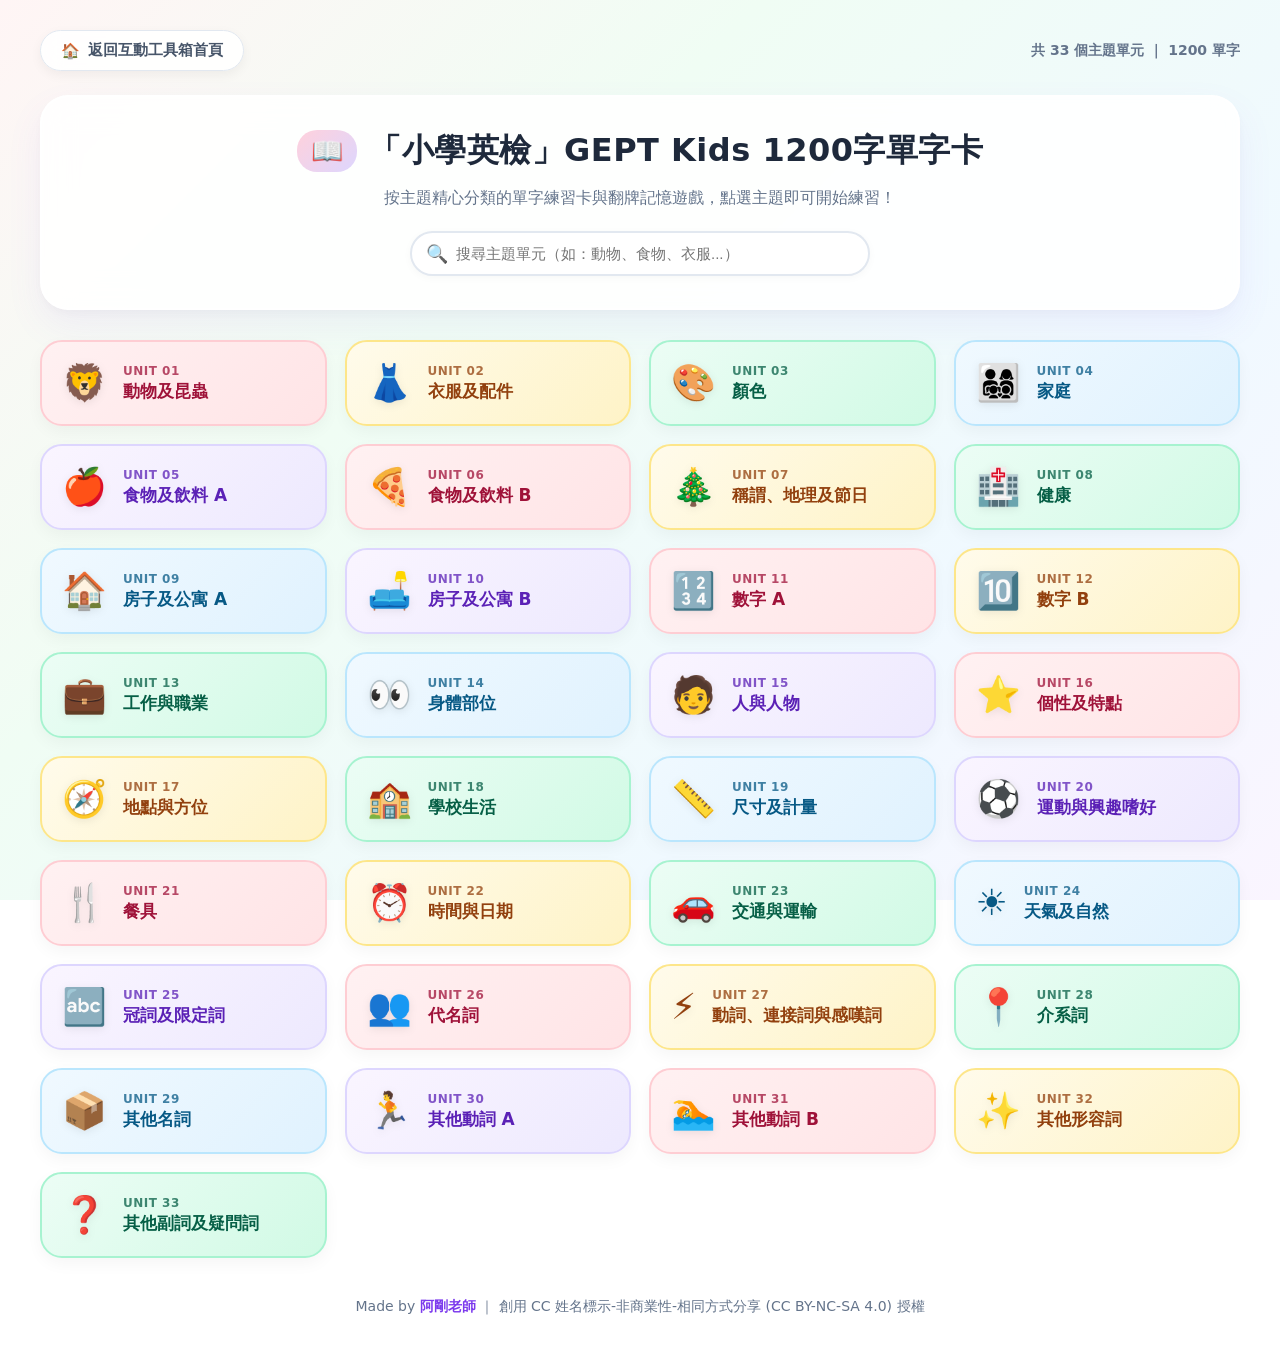
<file: tools/WEB區網互動工具(剛好系列)/www/html/國小英檢1200字單字卡/index.html>
<!DOCTYPE html>
<html lang="zh-Hant">
<head>
    <meta charset="UTF-8">
    <meta name="viewport" content="width=device-width, initial-scale=1.0">
    <title>「小學英檢」GEPT Kids 1200字單字卡 - 主題分類目錄</title>
    <style>
        :root {
            --bg-gradient: linear-gradient(135deg, #FFF5F5 0%, #F0FDF4 35%, #F0F9FF 70%, #FAF5FF 100%);
            --card-bg: rgba(255, 255, 255, 0.9);
            --text-primary: #1E293B;
            --text-secondary: #64748B;
            --font-family: system-ui, -apple-system, "Segoe UI", "Microsoft JhengHei", sans-serif;
        }

        * {
            box-sizing: border-box;
            margin: 0;
            padding: 0;
        }

        body {
            font-family: var(--font-family);
            background: var(--bg-gradient);
            background-attachment: fixed;
            color: var(--text-primary);
            min-height: 100vh;
            padding: 30px 20px 50px;
            display: flex;
            flex-direction: column;
            align-items: center;
        }

        /* 頂部導覽與返回首頁按鈕 */
        .top-nav {
            width: 100%;
            max-width: 1200px;
            display: flex;
            justify-content: space-between;
            align-items: center;
            margin-bottom: 24px;
        }

        .back-home-btn {
            background: rgba(255, 255, 255, 0.9);
            backdrop-filter: blur(10px);
            color: #475569;
            text-decoration: none;
            font-size: 15px;
            font-weight: 700;
            padding: 10px 20px;
            border-radius: 24px;
            border: 1.5px solid #E2E8F0;
            box-shadow: 0 4px 12px rgba(0, 0, 0, 0.05);
            transition: all 0.25s cubic-bezier(0.34, 1.56, 0.64, 1);
            display: inline-flex;
            align-items: center;
            gap: 8px;
        }

        .back-home-btn:hover {
            background: #FFFFFF;
            color: #7C3AED;
            border-color: #DDD6FE;
            transform: translateY(-2px);
            box-shadow: 0 8px 20px rgba(139, 92, 246, 0.2);
        }

        /* 主標題區域 */
        .header-card {
            background: rgba(255, 255, 255, 0.88);
            backdrop-filter: blur(16px);
            -webkit-backdrop-filter: blur(16px);
            border-radius: 28px;
            border: 2px solid rgba(255, 255, 255, 0.95);
            box-shadow: 0 16px 36px rgba(139, 92, 246, 0.08), 0 4px 12px rgba(0,0,0,0.03);
            padding: 32px 40px;
            text-align: center;
            max-width: 1200px;
            width: 100%;
            margin-bottom: 30px;
        }

        .header-card h1 {
            font-size: 32px;
            font-weight: 900;
            color: #1E293B;
            letter-spacing: 0.5px;
            display: flex;
            align-items: center;
            justify-content: center;
            gap: 12px;
            margin-bottom: 12px;
        }

        .header-card h1 .badge {
            background: linear-gradient(135deg, #FFD1DC, #DDD6FE);
            font-size: 26px;
            padding: 6px 14px;
            border-radius: 20px;
        }

        .header-desc {
            color: var(--text-secondary);
            font-size: 16px;
            line-height: 1.6;
            margin-bottom: 20px;
        }

        /* 搜尋過濾器 */
        .search-container {
            max-width: 460px;
            margin: 0 auto;
            position: relative;
        }

        .search-input {
            width: 100%;
            padding: 12px 20px 12px 44px;
            font-size: 15px;
            border: 2px solid #E2E8F0;
            border-radius: 24px;
            outline: none;
            background: #FFFFFF;
            transition: all 0.25s ease;
            box-shadow: 0 2px 8px rgba(0,0,0,0.03);
        }

        .search-input:focus {
            border-color: #8B5CF6;
            box-shadow: 0 0 0 4px rgba(139, 92, 246, 0.15);
        }

        .search-icon {
            position: absolute;
            left: 16px;
            top: 50%;
            transform: translateY(-50%);
            font-size: 18px;
            color: #94A3B8;
        }

        /* 主題卡片網格 */
        .unit-grid {
            display: grid;
            grid-template-columns: repeat(auto-fill, minmax(250px, 1fr));
            gap: 18px;
            max-width: 1200px;
            width: 100%;
            margin-bottom: 40px;
        }

        .unit-card {
            border-radius: 22px;
            padding: 20px;
            text-decoration: none;
            display: flex;
            align-items: center;
            gap: 16px;
            border: 2px solid transparent;
            box-shadow: 0 6px 16px rgba(0, 0, 0, 0.04);
            transition: all 0.3s cubic-bezier(0.34, 1.56, 0.64, 1);
            position: relative;
            overflow: hidden;
        }

        .unit-card:hover {
            transform: translateY(-6px) scale(1.02);
            box-shadow: 0 14px 28px rgba(0, 0, 0, 0.09);
        }

        /* 馬卡龍色彩輪替 */
        .color-pink { background: linear-gradient(135deg, #FFF1F2, #FFE4E6); border-color: #FECDD3; color: #9F1239; }
        .color-pink:hover { border-color: #FDA4AF; box-shadow: 0 14px 28px rgba(244, 63, 94, 0.2); }

        .color-orange { background: linear-gradient(135deg, #FFFBEB, #FEF3C7); border-color: #FDE68A; color: #92400E; }
        .color-orange:hover { border-color: #FCD34D; box-shadow: 0 14px 28px rgba(245, 158, 11, 0.2); }

        .color-mint { background: linear-gradient(135deg, #ECFDF5, #D1FAE5); border-color: #A7F3D0; color: #065F46; }
        .color-mint:hover { border-color: #6EE7B7; box-shadow: 0 14px 28px rgba(16, 185, 129, 0.2); }

        .color-blue { background: linear-gradient(135deg, #F0F9FF, #E0F2FE); border-color: #BAE6FD; color: #075985; }
        .color-blue:hover { border-color: #7DD3FC; box-shadow: 0 14px 28px rgba(14, 165, 233, 0.2); }

        .color-purple { background: linear-gradient(135deg, #FAF5FF, #EDE9FE); border-color: #DDD6FE; color: #5B21B6; }
        .color-purple:hover { border-color: #C4B5FD; box-shadow: 0 14px 28px rgba(139, 92, 246, 0.2); }

        .unit-icon {
            font-size: 36px;
            flex-shrink: 0;
            filter: drop-shadow(0 2px 4px rgba(0,0,0,0.08));
        }

        .unit-info {
            flex: 1;
        }

        .unit-number {
            font-size: 12px;
            font-weight: 800;
            opacity: 0.75;
            letter-spacing: 0.5px;
            margin-bottom: 2px;
        }

        .unit-title {
            font-size: 17px;
            font-weight: 800;
            line-height: 1.3;
        }

        /* 頁尾 */
        .footer {
            margin-top: auto;
            color: var(--text-secondary);
            font-size: 14px;
            text-align: center;
        }

        .footer a {
            color: #7C3AED;
            text-decoration: none;
            font-weight: 700;
        }

        .footer a:hover {
            text-decoration: underline;
        }
    </style>
</head>
<body>
    <div class="top-nav">
        <a href="../../index.html" class="back-home-btn">
            <span>🏠</span> 返回互動工具箱首頁
        </a>
        <div style="font-size: 14px; font-weight: 700; color: #64748B;">
            共 33 個主題單元 ｜ 1200 單字
        </div>
    </div>

    <div class="header-card">
        <h1>
            <span class="badge">📖</span>
            <span>「小學英檢」GEPT Kids 1200字單字卡</span>
        </h1>
        <p class="header-desc">按主題精心分類的單字練習卡與翻牌記憶遊戲，點選主題即可開始練習！</p>
        
        <div class="search-container">
            <span class="search-icon">🔍</span>
            <input type="text" id="searchInput" class="search-input" placeholder="搜尋主題單元（如：動物、食物、衣服...）" oninput="filterUnits()">
        </div>
    </div>

    <div class="unit-grid" id="unitGrid">
        <a class="unit-card color-pink" href="01動物及昆蟲.html" target="_blank"><div class="unit-icon">🦁</div><div class="unit-info"><div class="unit-number">UNIT 01</div><div class="unit-title">動物及昆蟲</div></div></a>
        <a class="unit-card color-orange" href="02衣服及配件.html" target="_blank"><div class="unit-icon">👗</div><div class="unit-info"><div class="unit-number">UNIT 02</div><div class="unit-title">衣服及配件</div></div></a>
        <a class="unit-card color-mint" href="03顏色.html" target="_blank"><div class="unit-icon">🎨</div><div class="unit-info"><div class="unit-number">UNIT 03</div><div class="unit-title">顏色</div></div></a>
        <a class="unit-card color-blue" href="04家庭.html" target="_blank"><div class="unit-icon">👨‍👩‍👧‍👦</div><div class="unit-info"><div class="unit-number">UNIT 04</div><div class="unit-title">家庭</div></div></a>
        <a class="unit-card color-purple" href="05食物及飲料a.html" target="_blank"><div class="unit-icon">🍎</div><div class="unit-info"><div class="unit-number">UNIT 05</div><div class="unit-title">食物及飲料 A</div></div></a>
        <a class="unit-card color-pink" href="06食物及飲料b.html" target="_blank"><div class="unit-icon">🍕</div><div class="unit-info"><div class="unit-number">UNIT 06</div><div class="unit-title">食物及飲料 B</div></div></a>
        <a class="unit-card color-orange" href="07稱謂、地理名詞及節日.html" target="_blank"><div class="unit-icon">🎄</div><div class="unit-info"><div class="unit-number">UNIT 07</div><div class="unit-title">稱謂、地理及節日</div></div></a>
        <a class="unit-card color-mint" href="08健康.html" target="_blank"><div class="unit-icon">🏥</div><div class="unit-info"><div class="unit-number">UNIT 08</div><div class="unit-title">健康</div></div></a>
        <a class="unit-card color-blue" href="09房子及公寓a.html" target="_blank"><div class="unit-icon">🏠</div><div class="unit-info"><div class="unit-number">UNIT 09</div><div class="unit-title">房子及公寓 A</div></div></a>
        <a class="unit-card color-purple" href="10房子及公寓b.html" target="_blank"><div class="unit-icon">🛋️</div><div class="unit-info"><div class="unit-number">UNIT 10</div><div class="unit-title">房子及公寓 B</div></div></a>
        <a class="unit-card color-pink" href="11數字a.html" target="_blank"><div class="unit-icon">🔢</div><div class="unit-info"><div class="unit-number">UNIT 11</div><div class="unit-title">數字 A</div></div></a>
        <a class="unit-card color-orange" href="12數字b.html" target="_blank"><div class="unit-icon">🔟</div><div class="unit-info"><div class="unit-number">UNIT 12</div><div class="unit-title">數字 B</div></div></a>
        <a class="unit-card color-mint" href="13工作.html" target="_blank"><div class="unit-icon">💼</div><div class="unit-info"><div class="unit-number">UNIT 13</div><div class="unit-title">工作與職業</div></div></a>
        <a class="unit-card color-blue" href="14身體部位.html" target="_blank"><div class="unit-icon">👀</div><div class="unit-info"><div class="unit-number">UNIT 14</div><div class="unit-title">身體部位</div></div></a>
        <a class="unit-card color-purple" href="15人.html" target="_blank"><div class="unit-icon">🧑</div><div class="unit-info"><div class="unit-number">UNIT 15</div><div class="unit-title">人與人物</div></div></a>
        <a class="unit-card color-pink" href="16個性及特點.html" target="_blank"><div class="unit-icon">⭐</div><div class="unit-info"><div class="unit-number">UNIT 16</div><div class="unit-title">個性及特點</div></div></a>
        <a class="unit-card color-orange" href="17地點方位.html" target="_blank"><div class="unit-icon">🧭</div><div class="unit-info"><div class="unit-number">UNIT 17</div><div class="unit-title">地點與方位</div></div></a>
        <a class="unit-card color-mint" href="18學校.html" target="_blank"><div class="unit-icon">🏫</div><div class="unit-info"><div class="unit-number">UNIT 18</div><div class="unit-title">學校生活</div></div></a>
        <a class="unit-card color-blue" href="19尺寸及計量.html" target="_blank"><div class="unit-icon">📏</div><div class="unit-info"><div class="unit-number">UNIT 19</div><div class="unit-title">尺寸及計量</div></div></a>
        <a class="unit-card color-purple" href="20運動、興趣及嗜好.html" target="_blank"><div class="unit-icon">⚽</div><div class="unit-info"><div class="unit-number">UNIT 20</div><div class="unit-title">運動與興趣嗜好</div></div></a>
        <a class="unit-card color-pink" href="21餐具.html" target="_blank"><div class="unit-icon">🍴</div><div class="unit-info"><div class="unit-number">UNIT 21</div><div class="unit-title">餐具</div></div></a>
        <a class="unit-card color-orange" href="22時間.html" target="_blank"><div class="unit-icon">⏰</div><div class="unit-info"><div class="unit-number">UNIT 22</div><div class="unit-title">時間與日期</div></div></a>
        <a class="unit-card color-mint" href="23運輸.html" target="_blank"><div class="unit-icon">🚗</div><div class="unit-info"><div class="unit-number">UNIT 23</div><div class="unit-title">交通與運輸</div></div></a>
        <a class="unit-card color-blue" href="24天氣及自然.html" target="_blank"><div class="unit-icon">☀️</div><div class="unit-info"><div class="unit-number">UNIT 24</div><div class="unit-title">天氣及自然</div></div></a>
        <a class="unit-card color-purple" href="25冠詞及限定詞.html" target="_blank"><div class="unit-icon">🔤</div><div class="unit-info"><div class="unit-number">UNIT 25</div><div class="unit-title">冠詞及限定詞</div></div></a>
        <a class="unit-card color-pink" href="26代名詞.html" target="_blank"><div class="unit-icon">👥</div><div class="unit-info"><div class="unit-number">UNIT 26</div><div class="unit-title">代名詞</div></div></a>
        <a class="unit-card color-orange" href="27-Be動詞、助動詞、連接詞及感嘆詞.html" target="_blank"><div class="unit-icon">⚡</div><div class="unit-info"><div class="unit-number">UNIT 27</div><div class="unit-title">動詞、連接詞與感嘆詞</div></div></a>
        <a class="unit-card color-mint" href="28介系詞.html" target="_blank"><div class="unit-icon">📍</div><div class="unit-info"><div class="unit-number">UNIT 28</div><div class="unit-title">介系詞</div></div></a>
        <a class="unit-card color-blue" href="29其他名詞.html" target="_blank"><div class="unit-icon">📦</div><div class="unit-info"><div class="unit-number">UNIT 29</div><div class="unit-title">其他名詞</div></div></a>
        <a class="unit-card color-purple" href="30其他動詞a.html" target="_blank"><div class="unit-icon">🏃</div><div class="unit-info"><div class="unit-number">UNIT 30</div><div class="unit-title">其他動詞 A</div></div></a>
        <a class="unit-card color-pink" href="31其他動詞b.html" target="_blank"><div class="unit-icon">🏊</div><div class="unit-info"><div class="unit-number">UNIT 31</div><div class="unit-title">其他動詞 B</div></div></a>
        <a class="unit-card color-orange" href="32其他形容詞.html" target="_blank"><div class="unit-icon">✨</div><div class="unit-info"><div class="unit-number">UNIT 32</div><div class="unit-title">其他形容詞</div></div></a>
        <a class="unit-card color-mint" href="33其他副詞及疑問詞.html" target="_blank"><div class="unit-icon">❓</div><div class="unit-info"><div class="unit-number">UNIT 33</div><div class="unit-title">其他副詞及疑問詞</div></div></a>
    </div>

    <div class="footer">
        Made by <a href="https://kentxchang.blogspot.tw" target="_blank">阿剛老師</a> ｜ 創用 CC 姓名標示-非商業性-相同方式分享 (CC BY-NC-SA 4.0) 授權
    </div>

    <script>
        function filterUnits() {
            const query = document.getElementById('searchInput').value.trim().toLowerCase();
            const cards = document.querySelectorAll('.unit-card');
            cards.forEach(card => {
                const text = card.textContent.toLowerCase();
                if (text.includes(query)) {
                    card.style.display = 'flex';
                } else {
                    card.style.display = 'none';
                }
            });
        }
    </script>
</body>
</html>
</file>
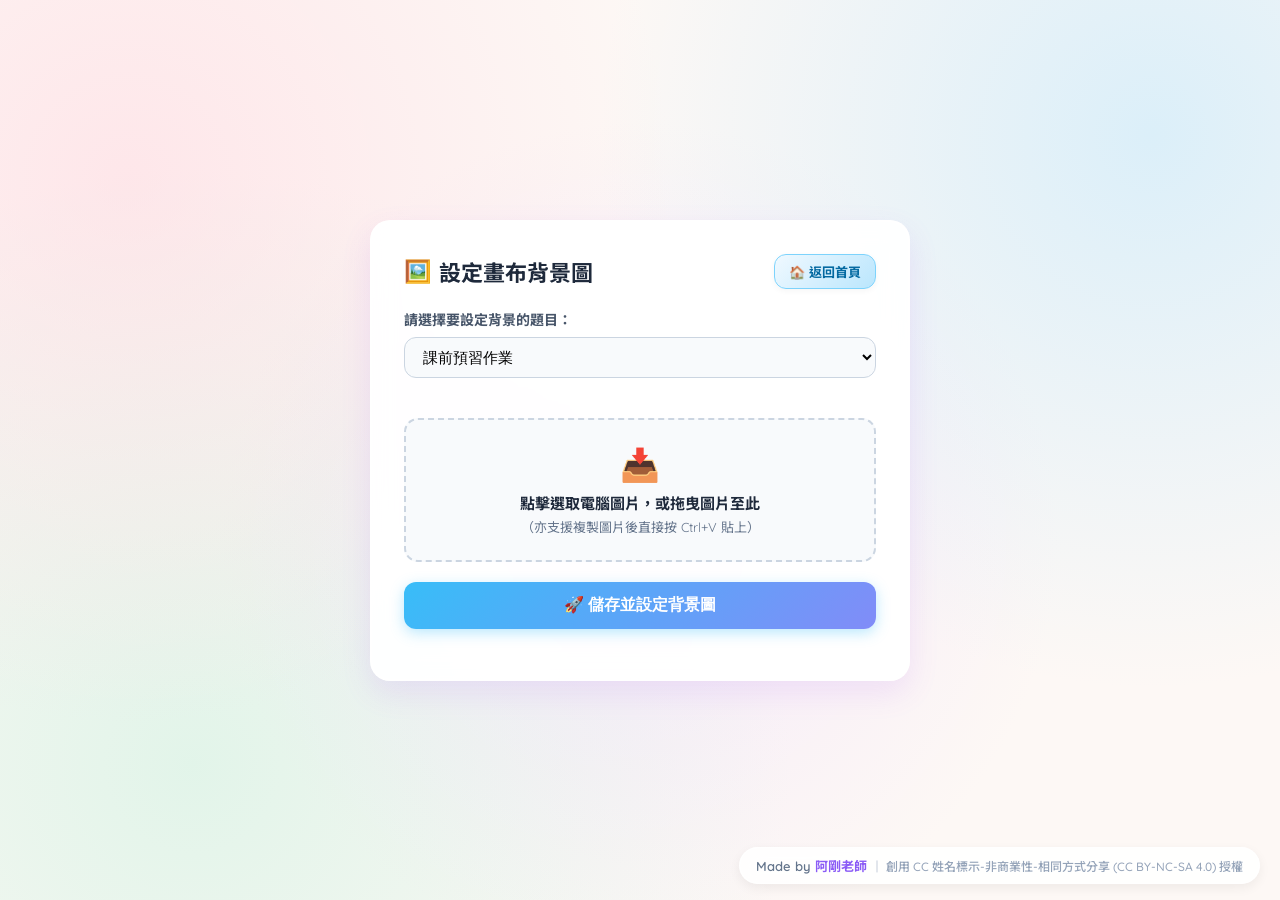
<file: tools/WEB區網互動工具(剛好系列)/www/教師設定背景圖工具.html>
<!DOCTYPE html>
<html lang="zh-TW">
<head>
  <meta charset="UTF-8">
  <meta name="viewport" content="width=device-width, initial-scale=1.0">
  <title>教師設定即時畫布背景圖工具</title>
  <style>
    @import url('https://fonts.googleapis.com/css2?family=Quicksand:wght@600;700&family=Noto+Sans+TC:wght@400;500;700&display=swap');

    * { box-sizing: border-box; }

    body {
      font-family: 'Quicksand', 'Noto Sans TC', -apple-system, sans-serif;
      background-color: #FDF8F5;
      background-image: 
        radial-gradient(circle at 10% 20%, rgba(255, 209, 220, 0.45) 0%, transparent 40%),
        radial-gradient(circle at 90% 15%, rgba(186, 230, 253, 0.5) 0%, transparent 40%),
        radial-gradient(circle at 50% 60%, rgba(233, 213, 255, 0.4) 0%, transparent 50%),
        radial-gradient(circle at 15% 85%, rgba(193, 240, 219, 0.45) 0%, transparent 45%);
      background-attachment: fixed;
      color: #334155;
      margin: 0;
      padding: 20px;
      display: flex;
      align-items: center;
      justify-content: center;
      min-height: 100vh;
      flex-direction: column;
    }

    .container {
      width: 100%;
      max-width: 540px;
      background: rgba(255, 255, 255, 0.95);
      backdrop-filter: blur(12px);
      -webkit-backdrop-filter: blur(12px);
      border-radius: 20px;
      box-shadow: 0 12px 30px rgba(168, 85, 247, 0.12);
      border: 2px solid rgba(255, 255, 255, 0.9);
      padding: 32px;
      position: relative;
    }

    .header-bar {
      display: flex;
      justify-content: space-between;
      align-items: center;
      margin-bottom: 20px;
    }

    h1 {
      margin: 0;
      font-size: 22px;
      font-weight: 700;
      color: #1e293b;
      display: flex;
      align-items: center;
      gap: 8px;
    }

    .btn-home {
      padding: 7px 14px;
      background: linear-gradient(135deg, #F0F9FF, #BAE6FD);
      color: #0369A1;
      border: 1.5px solid #7DD3FC;
      border-radius: 12px;
      font-weight: 700;
      font-size: 13px;
      text-decoration: none;
      box-shadow: 0 2px 6px rgba(0,0,0,0.04);
      transition: transform 0.2s;
    }
    .btn-home:hover {
      transform: translateY(-2px);
    }

    label {
      font-weight: 700;
      margin-bottom: 8px;
      display: block;
      color: #475569;
      font-size: 14px;
    }

    select {
      width: 100%;
      padding: 10px 14px;
      font-size: 15px;
      margin-bottom: 20px;
      border: 1.5px solid #cbd5e1;
      border-radius: 12px;
      outline: none;
      background: #f8fafc;
      transition: border-color 0.2s;
    }
    select:focus {
      border-color: #38bdf8;
      background: #fff;
    }

    #pasteArea {
      padding: 24px;
      border: 2px dashed #cbd5e1;
      text-align: center;
      color: #64748b;
      border-radius: 14px;
      cursor: pointer;
      margin-bottom: 20px;
      background: #f8fafc;
      transition: all 0.2s;
    }
    #pasteArea:hover, #pasteArea:focus {
      outline: none;
      border-color: #38bdf8;
      background: #f0f9ff;
    }

    #preview {
      text-align: center;
      margin-bottom: 20px;
    }
    #preview img {
      max-width: 100%;
      max-height: 240px;
      border-radius: 10px;
      box-shadow: 0 4px 12px rgba(0,0,0,0.08);
      border: 1px solid #e2e8f0;
    }

    button#setButton {
      width: 100%;
      padding: 13px;
      font-size: 16px;
      font-weight: 700;
      background: linear-gradient(135deg, #38BDF8, #818CF8);
      border: none;
      border-radius: 12px;
      color: #fff;
      cursor: pointer;
      box-shadow: 0 4px 14px rgba(56, 189, 248, 0.35);
      transition: all 0.2s;
    }
    button#setButton:hover {
      transform: translateY(-2px);
      box-shadow: 0 6px 18px rgba(56, 189, 248, 0.45);
    }
    button#setButton:active {
      transform: translateY(1px);
    }

    #status {
      text-align: center;
      margin-top: 18px;
      font-size: 15px;
      font-weight: 700;
    }

    .footer-text {
      position: fixed;
      bottom: 16px;
      right: 20px;
      background: rgba(255, 255, 255, 0.9);
      backdrop-filter: blur(8px);
      -webkit-backdrop-filter: blur(8px);
      padding: 8px 16px;
      border-radius: 20px;
      font-size: 13px;
      font-weight: 600;
      color: #64748B;
      z-index: 1200;
      box-shadow: 0 4px 12px rgba(0,0,0,0.06);
      border: 1px solid rgba(255, 255, 255, 0.8);
    }
    .footer-text a {
      color: #8B5CF6;
      text-decoration: none;
      font-weight: 700;
    }
    .footer-text .cc-license {
      color: #94A3B8;
      font-size: 12px;
      font-weight: 500;
    }
  </style>
</head>
<body>
  <div class="container">
    <div class="header-bar">
      <h1><span>🖼️</span> 設定畫布背景圖</h1>
      <a href="index.html" class="btn-home">🏠 返回首頁</a>
    </div>

    <label for="questionSelect">請選擇要設定背景的題目：</label>
    <select id="questionSelect"></select>

    <div id="preview"></div>

    <!-- 點擊選取、拖曳與快捷貼上三合一區域 -->
    <div id="pasteArea" tabindex="0" onclick="document.getElementById('fileInput').click()">
      <div style="font-size:32px; margin-bottom:8px;">📥</div>
      <div style="font-weight:bold; font-size:15px; color:#1e293b; margin-bottom:4px;">點擊選取電腦圖片，或拖曳圖片至此</div>
      <div style="font-size:13px; color:#64748b;">（亦支援複製圖片後直接按 Ctrl+V 貼上）</div>
    </div>
    <input type="file" id="fileInput" accept="image/*" style="display:none;">

    <button id="setButton">🚀 儲存並設定背景圖</button>
    <div id="status"></div>
  </div>

  <div class="footer-text">
    Made by <a href="https://kentxchang.blogspot.tw" target="_blank" rel="noopener noreferrer">阿剛老師</a>
    <span class="cc-license"> ｜ 創用 CC 姓名標示-非商業性-相同方式分享 (CC BY-NC-SA 4.0) 授權</span>
  </div>

  <script>
    let currentImageFile = null;
    const previewDiv = document.getElementById("preview");
    const statusDiv = document.getElementById("status");
    const setButton = document.getElementById("setButton");
    const fileInput = document.getElementById("fileInput");
    const pasteArea = document.getElementById("pasteArea");

    // 動態載入題號清單
    function loadQuestions() {
      fetch('questions.txt?t=' + new Date().getTime())
        .then(r => r.ok ? r.text() : '')
        .then(text => {
          const sel = document.getElementById('questionSelect');
          if (!sel) return;
          const questions = text.split(/\r?\n/).map(q => q.trim()).filter(Boolean);
          if (questions.length > 0) {
            sel.innerHTML = '';
            questions.forEach(q => {
              const opt = document.createElement('option');
              opt.value = q;
              opt.textContent = q;
              sel.appendChild(opt);
            });
          } else {
            sel.innerHTML = `
              <option value="問題1">問題1</option>
              <option value="問題2">問題2</option>
              <option value="問題3">問題3</option>
              <option value="問題4">問題4</option>
              <option value="問題5">問題5</option>
            `;
          }
        }).catch(() => {});
    }
    document.addEventListener('DOMContentLoaded', loadQuestions);

    // 處理圖片檔案預覽
    function handleSelectedFile(file) {
      if (!file || !file.type.startsWith("image/")) {
        alert("請選取正確的圖片格式（PNG/JPG/GIF）！");
        return;
      }
      currentImageFile = file;
      const reader = new FileReader();
      reader.onload = function(event) {
        previewDiv.innerHTML = `<img src="${event.target.result}" alt="預覽圖片">`;
      };
      reader.readAsDataURL(file);
    }

    // 本機檔案選取
    fileInput.addEventListener("change", function(e) {
      if (this.files && this.files[0]) {
        handleSelectedFile(this.files[0]);
      }
    });

    // 拖曳上傳
    pasteArea.addEventListener("dragover", function(e) {
      e.preventDefault();
      pasteArea.style.borderColor = "#38bdf8";
      pasteArea.style.background = "#f0f9ff";
    });

    pasteArea.addEventListener("dragleave", function(e) {
      e.preventDefault();
      pasteArea.style.borderColor = "#cbd5e1";
      pasteArea.style.background = "#f8fafc";
    });

    pasteArea.addEventListener("drop", function(e) {
      e.preventDefault();
      pasteArea.style.borderColor = "#cbd5e1";
      pasteArea.style.background = "#f8fafc";
      if (e.dataTransfer && e.dataTransfer.files && e.dataTransfer.files[0]) {
        handleSelectedFile(e.dataTransfer.files[0]);
      }
    });

    // 鍵盤 Ctrl+V 貼上事件
    document.body.addEventListener("paste", function(e) {
      e.preventDefault();
      const items = (e.clipboardData || window.clipboardData).items;
      for (let i = 0; i < items.length; i++) {
        if (items[i].kind === "file") {
          const blob = items[i].getAsFile();
          if (blob && blob.type.startsWith("image/")) {
            handleSelectedFile(blob);
            break;
          }
        }
      }
    });

    // 設定背景圖按鈕
    setButton.addEventListener("click", function() {
      statusDiv.innerText = "";
      if (!currentImageFile) {
        alert("請先選取圖片檔案或按 Ctrl+V 貼上圖片！");
        return;
      }
      const questionSelect = document.getElementById("questionSelect");
      const question = questionSelect.value;
      const qNum = question.replace("問題", "").trim();
      const fileName = (question === "問題1" || qNum === "1") ? "q1.jpg" : "q" + qNum + ".png";

      const formData = new FormData();
      formData.append("question", question);
      const newFile = new File([currentImageFile], fileName, { type: currentImageFile.type });
      formData.append("file", newFile);

      setButton.disabled = true;
      statusDiv.style.color = "#0369a1";
      statusDiv.innerText = "背景圖上傳中，請稍候...";

      fetch("/setBg", {
        method: "POST",
        body: formData
      })
      .then(response => response.text())
      .then(text => {
        statusDiv.style.color = "#059669";
        statusDiv.innerText = `🎉 ${question} 背景圖已成功儲存到 bg/ 資料夾！`;
        setButton.disabled = false;
      })
      .catch(err => {
        statusDiv.style.color = "#dc2626";
        statusDiv.innerText = "設定失敗：" + err.message;
        setButton.disabled = false;
      });
    });
  </script>
</body>
</html>
</file>
